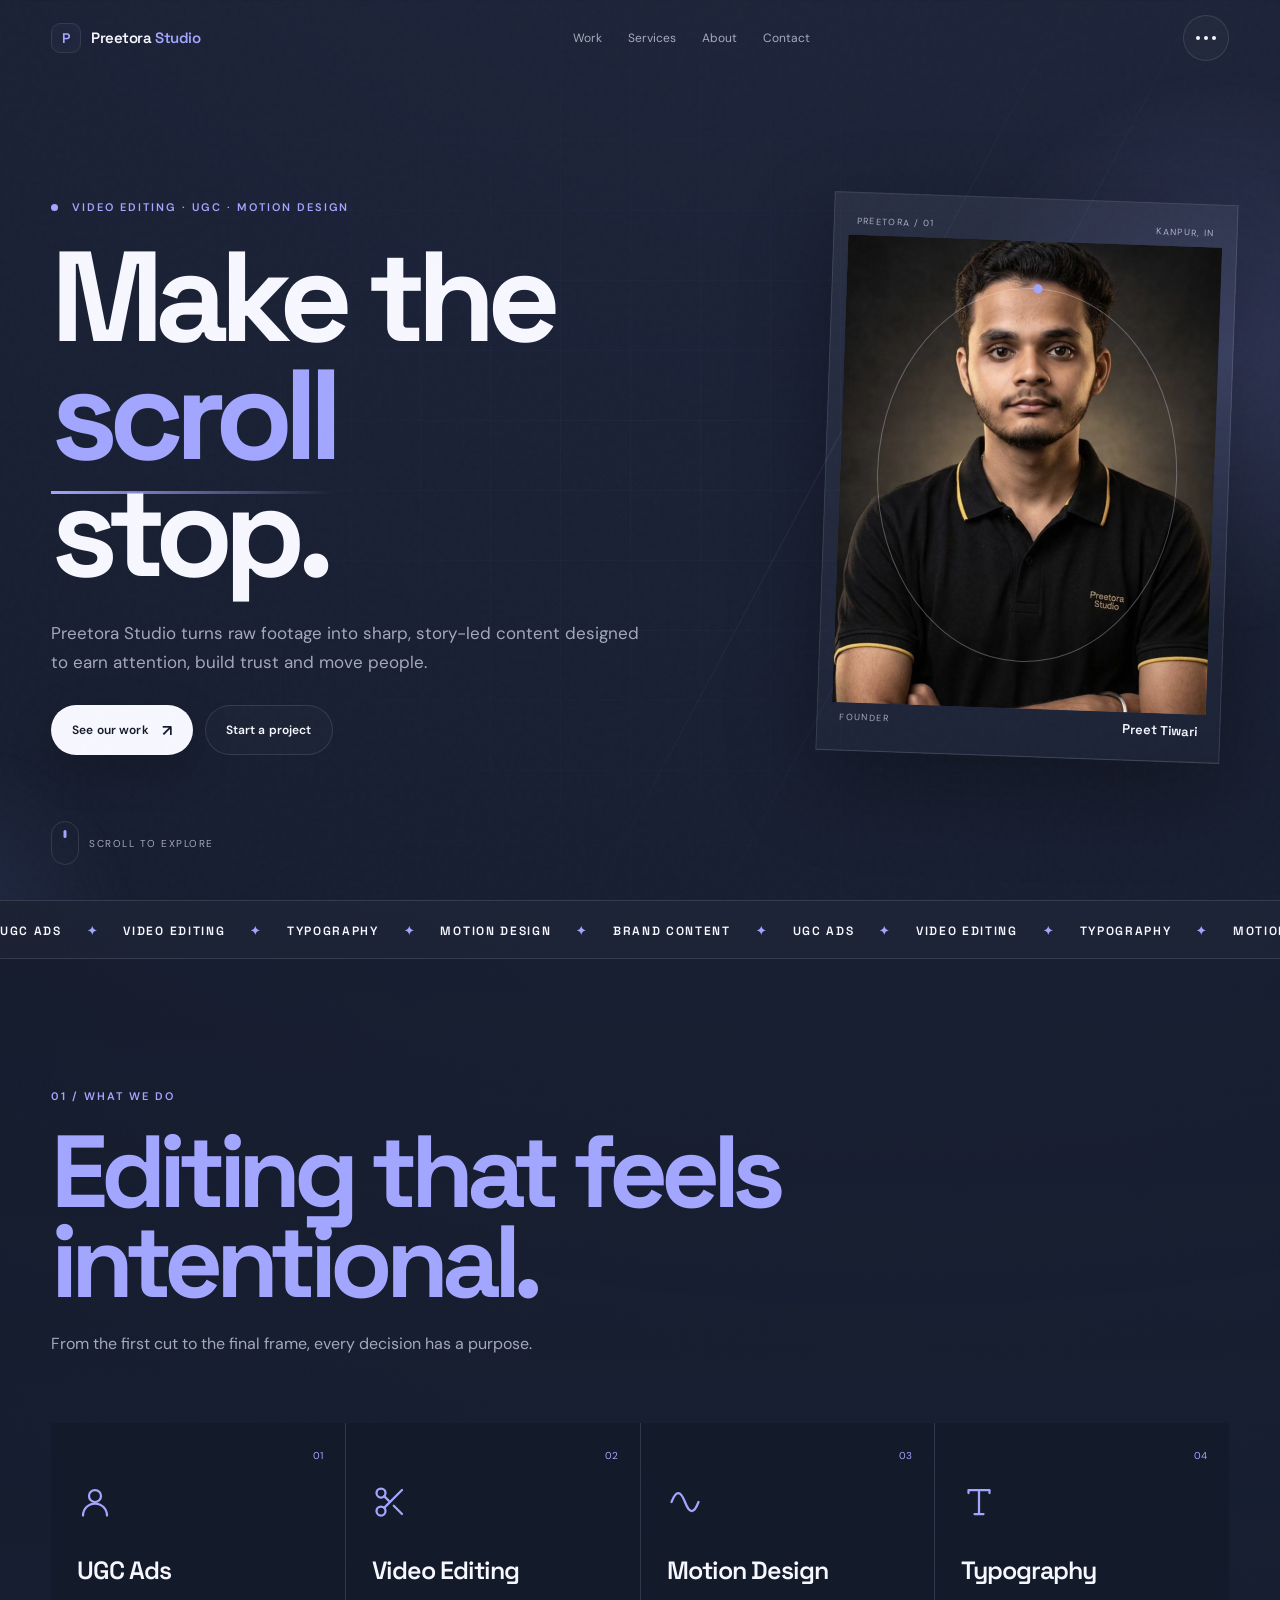
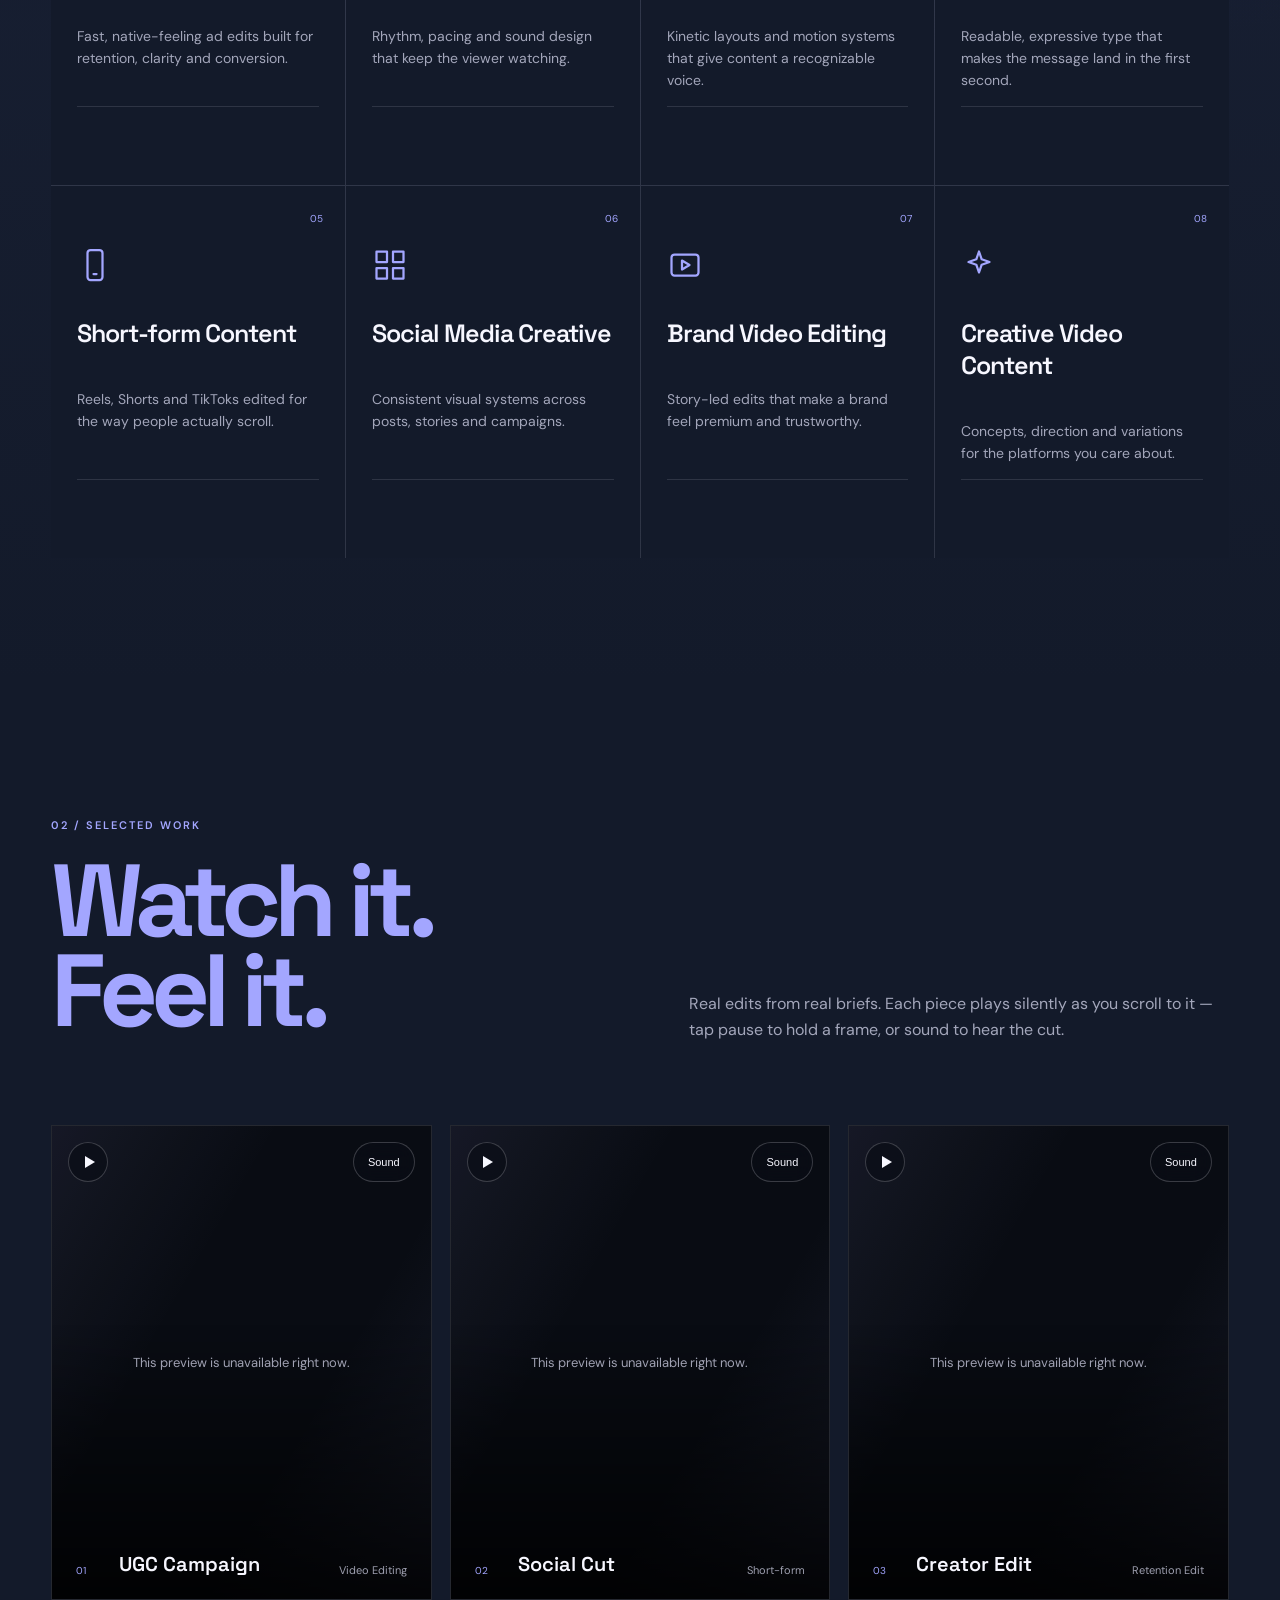
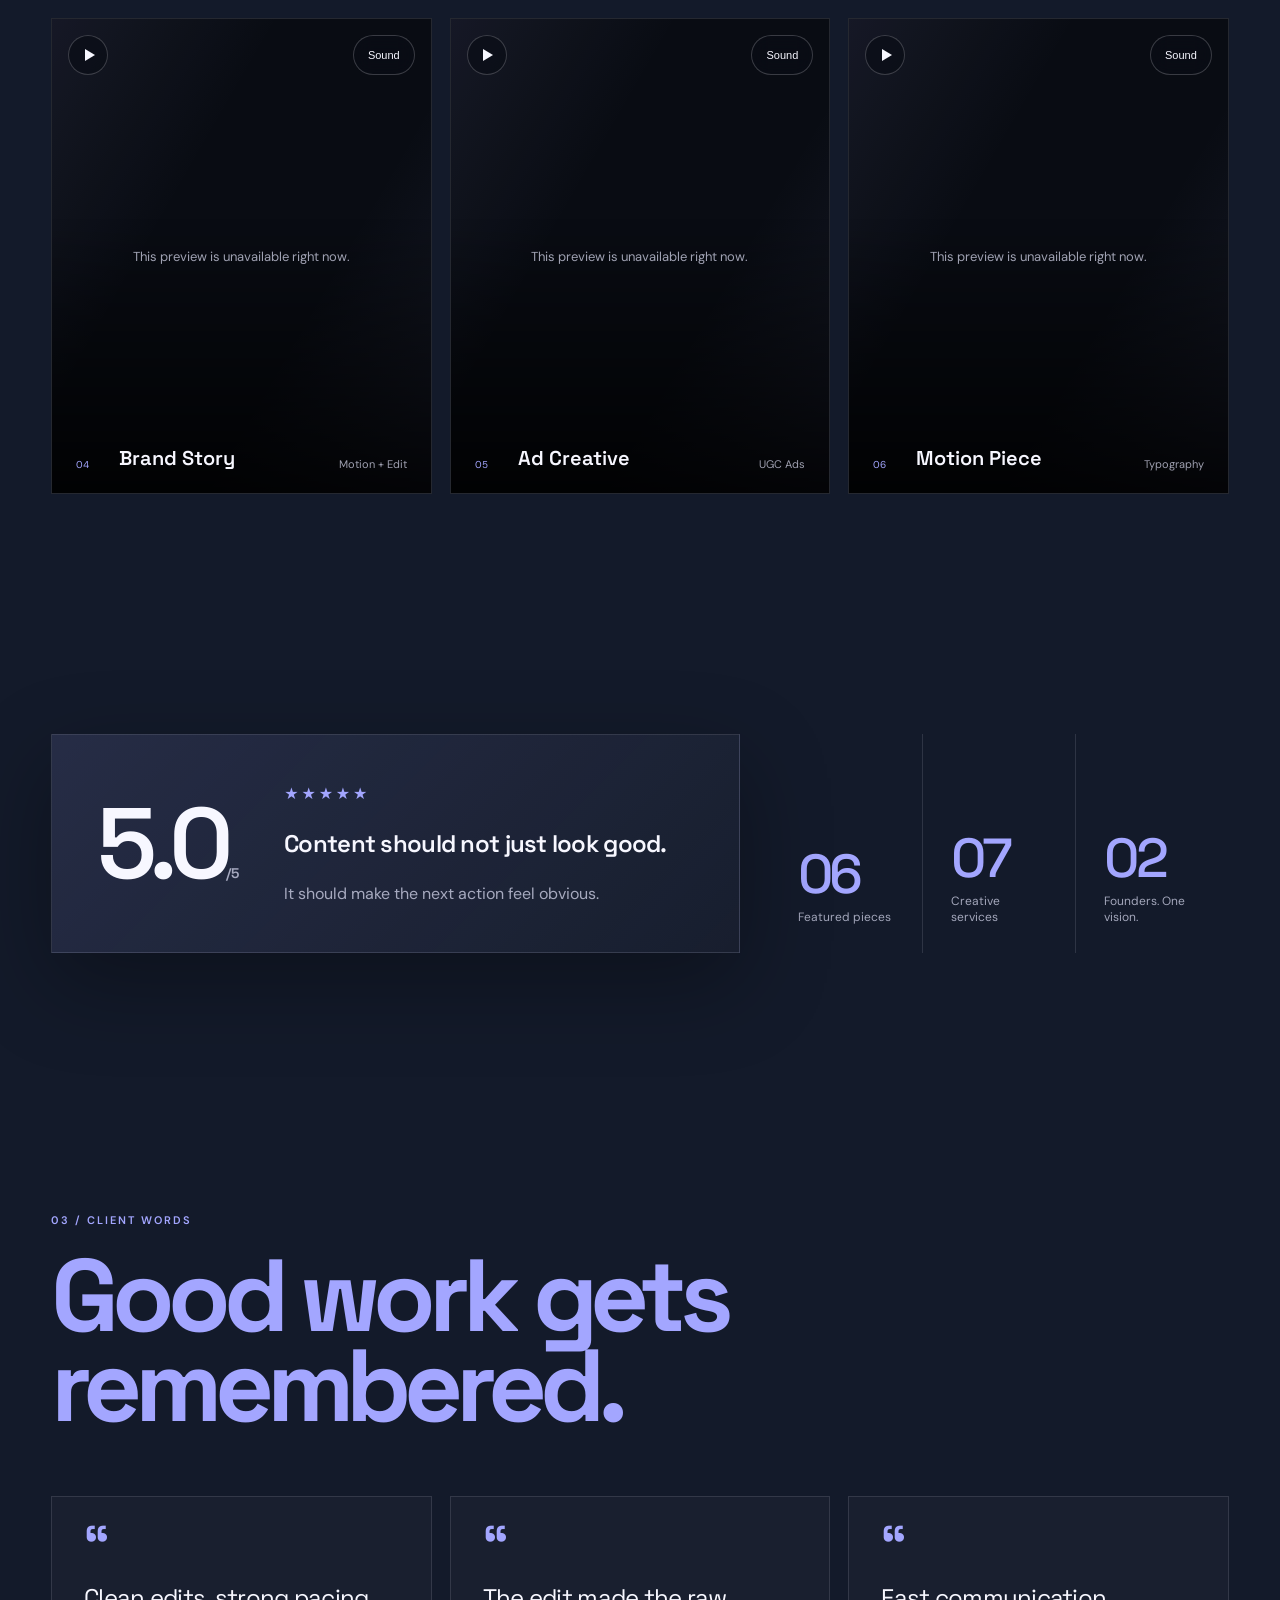
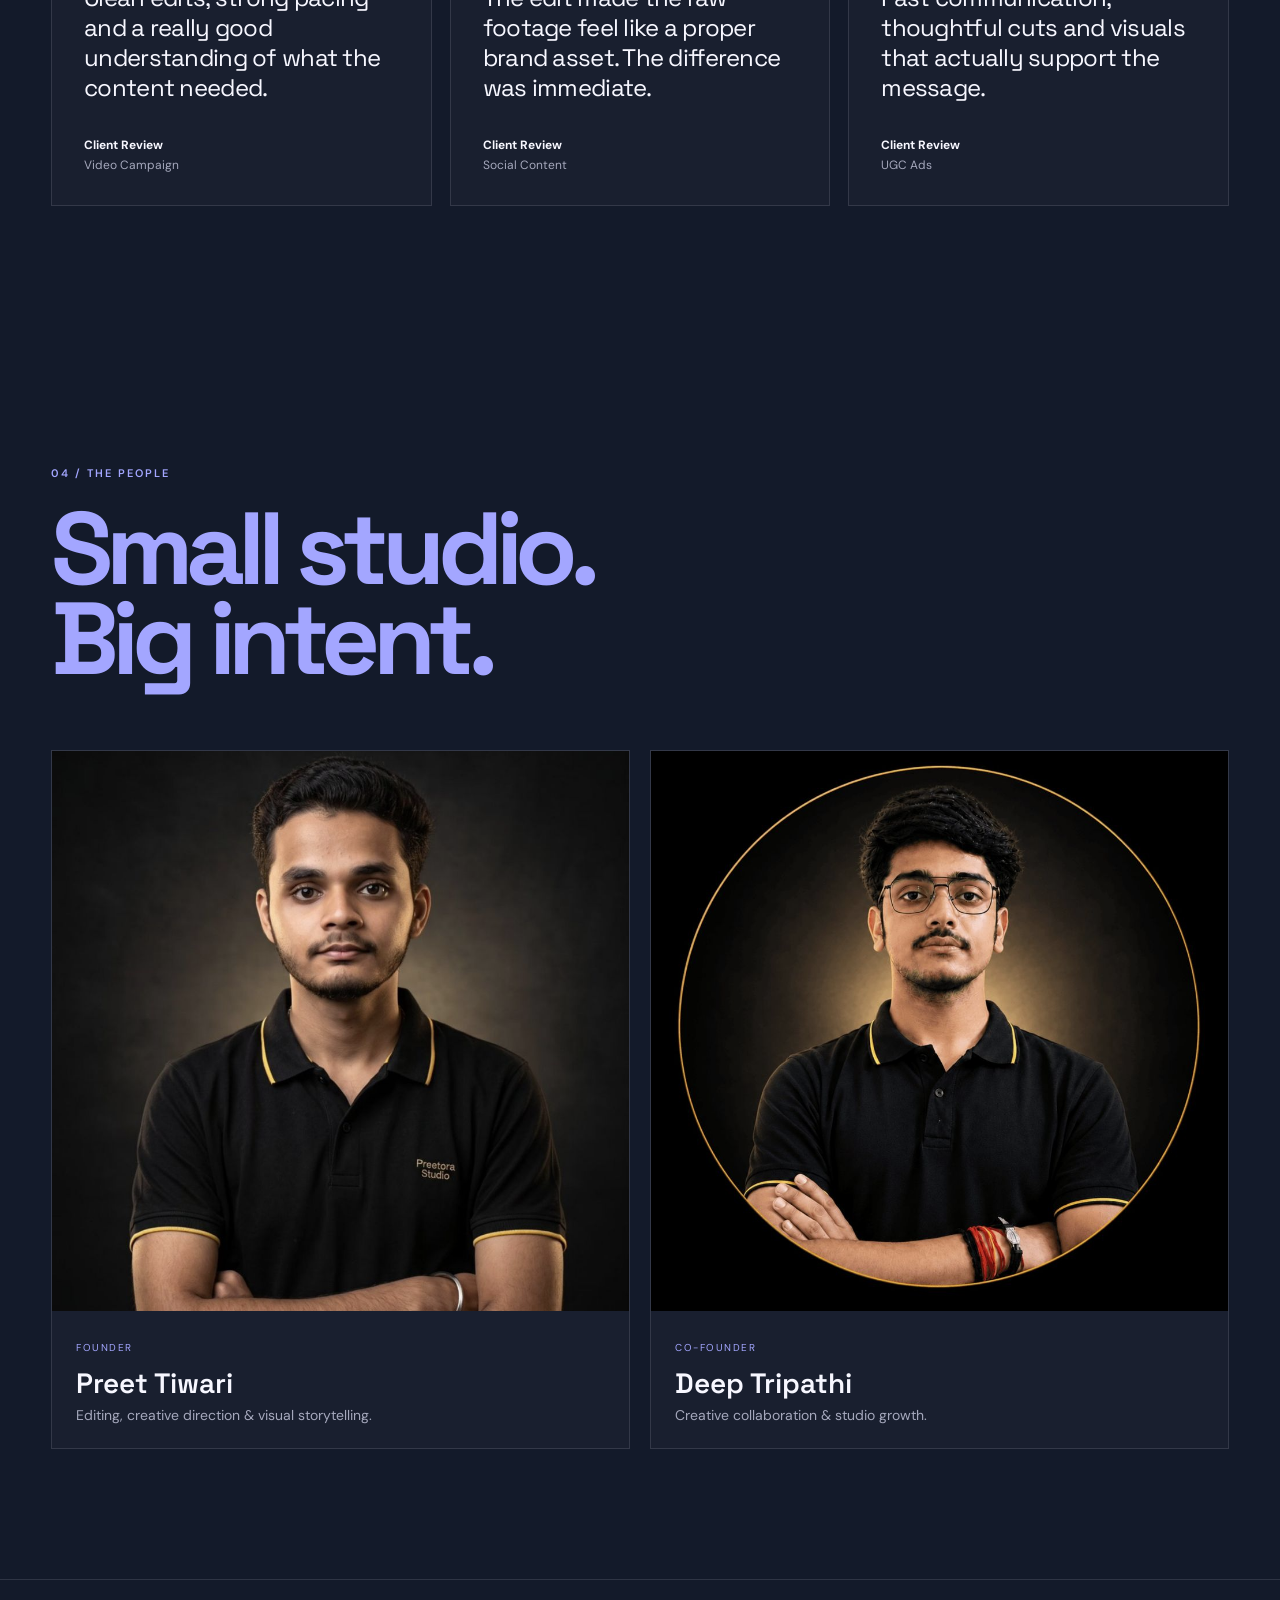
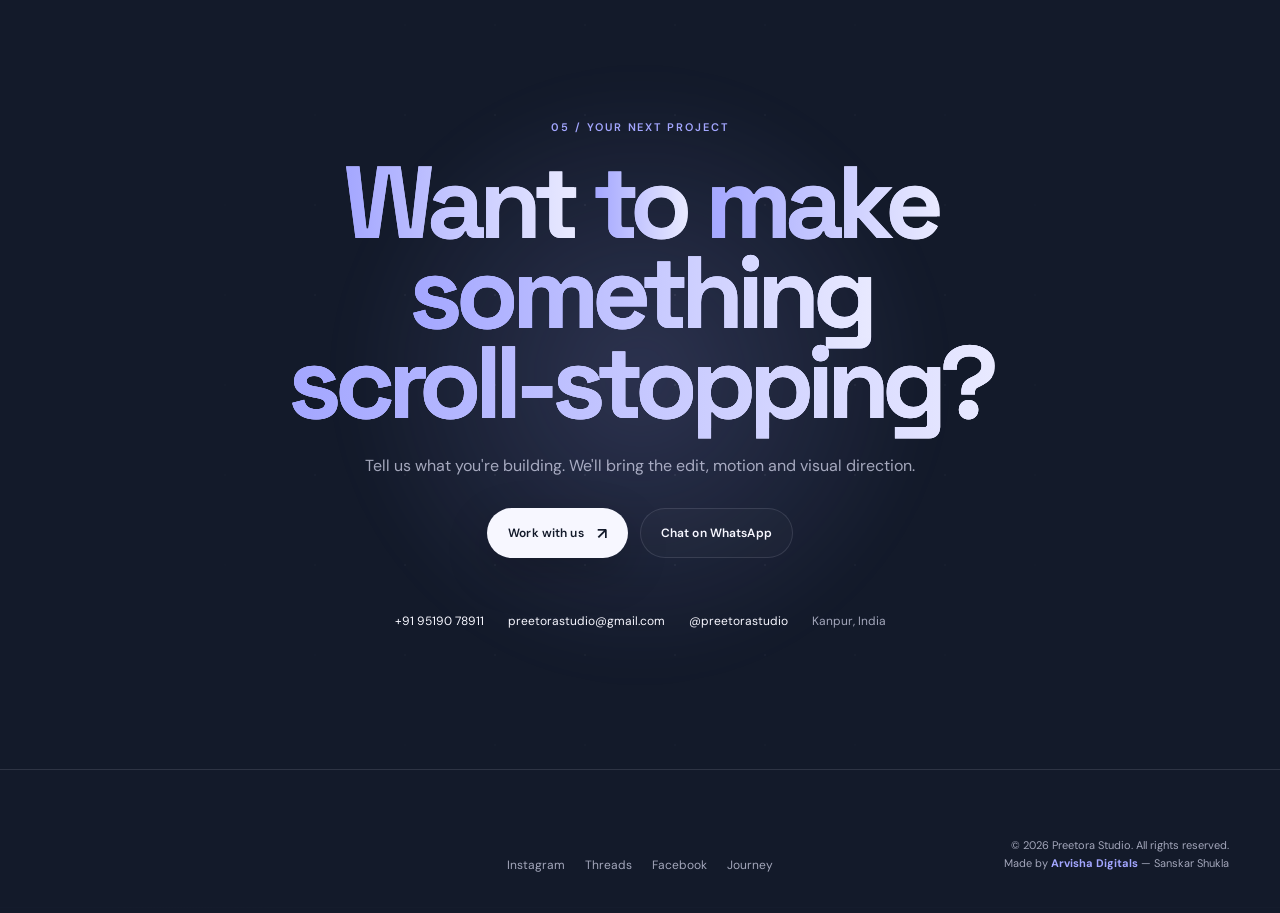
<file: index.html>
<!doctype html>
<html lang="en">
<head>
  <meta charset="utf-8">
  <meta name="viewport" content="width=device-width, initial-scale=1, viewport-fit=cover">
  <meta name="theme-color" content="#131A2A">
  <meta name="color-scheme" content="dark">
  <meta name="description" content="Preetora Studio — premium video editing, UGC ads, typography and motion design from Kanpur, India.">
  <meta name="robots" content="index,follow">
  <meta property="og:type" content="website"><meta property="og:site_name" content="Preetora Studio"><meta property="og:title" content="Preetora Studio — Video Editing, UGC Ads & Motion Design"><meta property="og:description" content="Story-led video editing, UGC ads, typography and motion design from Kanpur, India.">
  <meta name="twitter:card" content="summary_large_image">
  <script type="application/ld+json">{"@context":"https://schema.org","@type":"ProfessionalService","name":"Preetora Studio","description":"Video editing, UGC ads, motion design and typography studio.","email":"preetorastudio@gmail.com","telephone":"+919519078911","address":{"@type":"PostalAddress","addressLocality":"Kanpur","addressCountry":"IN"},"founder":{"@type":"Person","name":"Preet Tiwari"},"employee":{"@type":"Person","name":"Deep Tripathi","jobTitle":"Co-founder"},"sameAs":["https://www.instagram.com/preetorastudio/","https://www.threads.net/@preetorastudio","https://www.facebook.com/share/19TPycpEqN/"]}</script>
  <title>Preetora Studio — Video Editing & Motion Design</title>
  <link rel="preconnect" href="https://fonts.googleapis.com">
  <link rel="preconnect" href="https://fonts.gstatic.com" crossorigin>
  <link href="https://fonts.googleapis.com/css2?family=DM+Sans:wght@400;500;600;700&family=Space+Grotesk:wght@400;500;600;700&display=swap" rel="stylesheet">
  <link rel="icon" href="data:image/svg+xml,%3Csvg xmlns='http://www.w3.org/2000/svg' viewBox='0 0 64 64'%3E%3Crect width='64' height='64' rx='16' fill='%23131A2A'/%3E%3Ctext x='32' y='44' font-size='36' font-family='sans-serif' font-weight='700' text-anchor='middle' fill='%23A3A6FF'%3EP%3C/text%3E%3C/svg%3E"><script>document.documentElement.classList.add("js")</script><link rel="stylesheet" href="css/styles.css">
</head>
<body><div class="curtain go-init" aria-hidden="true"></div>
  <a class="skip-link" href="#main-content">Skip to content</a>
  <div class="noise" aria-hidden="true"></div>
  <div class="cursor-glow" aria-hidden="true"></div>
  <div class="scroll-progress" id="scrollProgress" aria-hidden="true"></div>

  <header class="site-header" id="siteHeader">
    <a class="brand" href="#top" aria-label="Preetora Studio home">
      <span class="brand-mark">P</span>
      <span>Preetora<span> Studio</span></span>
    </a>
    <nav class="desktop-nav" aria-label="Primary navigation">
      <a href="#work">Work</a><a href="#services">Services</a><a href="#about">About</a><a href="#contact">Contact</a>
    </nav>
    <button class="menu-button" id="menuButton" type="button" aria-label="Open menu" aria-controls="sideMenu" aria-expanded="false">
      <span></span><span></span><span></span>
    </button>
  </header>

  <aside class="side-menu" id="sideMenu" aria-hidden="true" aria-label="Site menu">
    <div class="side-menu-backdrop" data-menu-close></div>
    <div class="side-menu-inner" role="dialog" aria-modal="true" aria-label="Explore Preetora">
      <button class="close-menu" id="closeMenu" type="button" aria-label="Close menu">×</button>
      <p class="eyebrow"><span class="pulse-dot"></span> Explore Preetora</p>
      <a class="menu-link" href="#work">Selected Work <span>01</span></a>
      <a class="menu-link" href="#services">Services <span>02</span></a>
      <a class="menu-link" href="journey.html">Journey <span>03</span></a>
      <a class="menu-link" href="#about">Founders <span>04</span></a>
      <a class="menu-link" href="#contact">Let's Work <span>05</span></a>
      <div class="menu-footer">Kanpur · India<br>Made for brands that want to be remembered.</div>
    </div>
  </aside>

  <main id="main-content">
    <section class="hero section" id="top">
      <div class="hero-orb orb-a" aria-hidden="true"></div><div class="hero-orb orb-b" aria-hidden="true"></div>
      <div class="hero-grid" aria-hidden="true"></div><div class="hero-beam beam-a" aria-hidden="true"></div><div class="hero-beam beam-b" aria-hidden="true"></div>
      <div class="hero-copy">
        <p class="eyebrow"><span class="pulse-dot"></span> Video Editing · UGC · Motion Design</p>
        <h1 data-split>Make the <em>scroll</em><br>stop<span class="accent-dot">.</span></h1>
        <p class="hero-text">Preetora Studio turns raw footage into sharp, story-led content designed to earn attention, build trust and move people.</p>
        <div class="hero-actions"><a class="button button-primary magnetic" href="#work">See our work <span>↗</span></a><a class="button button-ghost magnetic" href="#contact">Start a project</a></div>
      </div>
      <div class="hero-card">
        <div class="hero-card-top"><span>PREETORA / 01</span><span>KANPUR, IN</span></div>
        <div class="hero-portrait-wrap"><img src="assets/founder-preet.jpg" alt="Preet Tiwari, founder of Preetora Studio" width="1000" height="1000" fetchpriority="high"><div class="portrait-ring"></div><div class="portrait-scan"></div></div>
        <div class="hero-card-bottom"><span>Founder</span><strong>Preet Tiwari</strong></div>
      </div>
      <div class="scroll-cue"><span></span> Scroll to explore</div>
    </section>

    <section class="ticker" aria-label="Studio capabilities"><div class="ticker-track"><span>UGC ADS</span><i>✦</i><span>VIDEO EDITING</span><i>✦</i><span>TYPOGRAPHY</span><i>✦</i><span>MOTION DESIGN</span><i>✦</i><span>BRAND CONTENT</span><i>✦</i><span>UGC ADS</span><i>✦</i><span>VIDEO EDITING</span><i>✦</i><span>TYPOGRAPHY</span><i>✦</i><span>MOTION DESIGN</span><i>✦</i><span>BRAND CONTENT</span><i>✦</i></div></section>

    <section class="section section-dark" id="services">
      <div class="section-head reveal"><p class="eyebrow">01 / What we do</p><h2 data-split>Editing that feels<br><span>intentional.</span></h2><p>From the first cut to the final frame, every decision has a purpose.</p></div>
      <div class="service-grid"><article class="service-card reveal"><span class="service-no">01</span><svg class="service-icon" viewBox="0 0 24 24" fill="none" stroke="currentColor" stroke-width="1.5" stroke-linecap="round" stroke-linejoin="round" aria-hidden="true"><circle cx="12" cy="8" r="4"/><path d="M4 21a8 8 0 0116 0"/></svg><h3>UGC Ads</h3><p>Fast, native-feeling ad edits built for retention, clarity and conversion.</p><div class="service-line"></div><span class="service-more">Hooks, cutdowns and A/B variants.</span></article><article class="service-card reveal"><span class="service-no">02</span><svg class="service-icon" viewBox="0 0 24 24" fill="none" stroke="currentColor" stroke-width="1.5" stroke-linecap="round" stroke-linejoin="round" aria-hidden="true"><circle cx="6" cy="6" r="3"/><circle cx="6" cy="18" r="3"/><path d="M20 4L8.1 15.9M14.5 14.5L20 20M8.1 8.1L12 12"/></svg><h3>Video Editing</h3><p>Rhythm, pacing and sound design that keep the viewer watching.</p><div class="service-line"></div><span class="service-more">Talking-head, vlog and long-form.</span></article><article class="service-card reveal"><span class="service-no">03</span><svg class="service-icon" viewBox="0 0 24 24" fill="none" stroke="currentColor" stroke-width="1.5" stroke-linecap="round" stroke-linejoin="round" aria-hidden="true"><path d="M3 12c3-8 6-8 9 0s6 8 9 0"/></svg><h3>Motion Design</h3><p>Kinetic layouts and motion systems that give content a recognizable voice.</p><div class="service-line"></div><span class="service-more">Titles, transitions, animated graphics.</span></article><article class="service-card reveal"><span class="service-no">04</span><svg class="service-icon" viewBox="0 0 24 24" fill="none" stroke="currentColor" stroke-width="1.5" stroke-linecap="round" stroke-linejoin="round" aria-hidden="true"><path d="M5 6V4h14v2M12 4v16M9 20h6"/></svg><h3>Typography</h3><p>Readable, expressive type that makes the message land in the first second.</p><div class="service-line"></div><span class="service-more">Captions, kinetic type, lower thirds.</span></article><article class="service-card reveal"><span class="service-no">05</span><svg class="service-icon" viewBox="0 0 24 24" fill="none" stroke="currentColor" stroke-width="1.5" stroke-linecap="round" stroke-linejoin="round" aria-hidden="true"><rect x="7" y="2" width="10" height="20" rx="2"/><path d="M11 18h2"/></svg><h3>Short-form Content</h3><p>Reels, Shorts and TikToks edited for the way people actually scroll.</p><div class="service-line"></div><span class="service-more">Vertical-first, platform-native.</span></article><article class="service-card reveal"><span class="service-no">06</span><svg class="service-icon" viewBox="0 0 24 24" fill="none" stroke="currentColor" stroke-width="1.5" stroke-linecap="round" stroke-linejoin="round" aria-hidden="true"><rect x="3" y="3" width="7" height="7"/><rect x="14" y="3" width="7" height="7"/><rect x="3" y="14" width="7" height="7"/><rect x="14" y="14" width="7" height="7"/></svg><h3>Social Media Creative</h3><p>Consistent visual systems across posts, stories and campaigns.</p><div class="service-line"></div><span class="service-more">Templates and repeatable workflows.</span></article><article class="service-card reveal"><span class="service-no">07</span><svg class="service-icon" viewBox="0 0 24 24" fill="none" stroke="currentColor" stroke-width="1.5" stroke-linecap="round" stroke-linejoin="round" aria-hidden="true"><rect x="3" y="5" width="18" height="14" rx="2"/><path d="M10 9l5 3-5 3z"/></svg><h3>Brand Video Editing</h3><p>Story-led edits that make a brand feel premium and trustworthy.</p><div class="service-line"></div><span class="service-more">Launches, promos and brand films.</span></article><article class="service-card reveal"><span class="service-no">08</span><svg class="service-icon" viewBox="0 0 24 24" fill="none" stroke="currentColor" stroke-width="1.5" stroke-linecap="round" stroke-linejoin="round" aria-hidden="true"><path d="M12 3l1.8 5.2L19 10l-5.2 1.8L12 17l-1.8-5.2L5 10l5.2-1.8z"/></svg><h3>Creative Video Content</h3><p>Concepts, direction and variations for the platforms you care about.</p><div class="service-line"></div><span class="service-more">Ideas to final export.</span></article></div>
    </section>

    <section class="section work-section" id="work">
      <div class="section-head split-head reveal"><div><p class="eyebrow">02 / Selected work</p><h2 data-split>Watch it.<br><span>Feel it.</span></h2></div><p>Real edits from real briefs. Each piece plays silently as you scroll to it — tap pause to hold a frame, or sound to hear the cut.</p></div>
      <div class="work-grid">
        <article class="project project-large reveal"><div class="video-frame"><video class="portfolio-video" aria-hidden="true" tabindex="-1" muted playsinline loop preload="none" data-src="https://res.cloudinary.com/mwmsgdyn/video/upload/c_limit,w_960,q_auto,f_auto/v1791131341/ro2IRUFXlqygDdzAartWqQyBQ4.mp4" data-poster="https://res.cloudinary.com/mwmsgdyn/video/upload/so_0,w_720,q_auto,f_auto/v1791131341/ro2IRUFXlqygDdzAartWqQyBQ4.jpg"></video><div class="video-loader" aria-hidden="true"></div><button class="sound-toggle" type="button" aria-label="Unmute video" aria-pressed="false">Sound</button><div class="video-label"><span>01</span><strong>UGC Campaign</strong><small>Video Editing</small></div></div></article>
        <article class="project reveal"><div class="video-frame"><video class="portfolio-video" aria-hidden="true" tabindex="-1" muted playsinline loop preload="none" data-src="https://res.cloudinary.com/mwmsgdyn/video/upload/c_limit,w_960,q_auto,f_auto/v1791131474/KOEIkZ23mur6zdaBbcrVjQjt20.mp4" data-poster="https://res.cloudinary.com/mwmsgdyn/video/upload/so_0,w_720,q_auto,f_auto/v1791131474/KOEIkZ23mur6zdaBbcrVjQjt20.jpg"></video><div class="video-loader" aria-hidden="true"></div><button class="sound-toggle" type="button" aria-label="Unmute video" aria-pressed="false">Sound</button><div class="video-label"><span>02</span><strong>Social Cut</strong><small>Short-form</small></div></div></article>
        <article class="project reveal"><div class="video-frame"><video class="portfolio-video" aria-hidden="true" tabindex="-1" muted playsinline loop preload="none" data-src="https://res.cloudinary.com/mwmsgdyn/video/upload/c_limit,w_960,q_auto,f_auto/v1791131474/n7XUSJpKj9TOCXbTjC1H6Nbck8.mp4" data-poster="https://res.cloudinary.com/mwmsgdyn/video/upload/so_0,w_720,q_auto,f_auto/v1791131474/n7XUSJpKj9TOCXbTjC1H6Nbck8.jpg"></video><div class="video-loader" aria-hidden="true"></div><button class="sound-toggle" type="button" aria-label="Unmute video" aria-pressed="false">Sound</button><div class="video-label"><span>03</span><strong>Creator Edit</strong><small>Retention Edit</small></div></div></article>
        <article class="project project-wide reveal"><div class="video-frame"><video class="portfolio-video" aria-hidden="true" tabindex="-1" muted playsinline loop preload="none" data-src="https://res.cloudinary.com/mwmsgdyn/video/upload/c_limit,w_960,q_auto,f_auto/v1791131501/jOlHchcSezxVuG2DGrAb9Kr6w.mp4" data-poster="https://res.cloudinary.com/mwmsgdyn/video/upload/so_0,w_720,q_auto,f_auto/v1791131501/jOlHchcSezxVuG2DGrAb9Kr6w.jpg"></video><div class="video-loader" aria-hidden="true"></div><button class="sound-toggle" type="button" aria-label="Unmute video" aria-pressed="false">Sound</button><div class="video-label"><span>04</span><strong>Brand Story</strong><small>Motion + Edit</small></div></div></article>
        <article class="project reveal"><div class="video-frame"><video class="portfolio-video" aria-hidden="true" tabindex="-1" muted playsinline loop preload="none" data-src="https://res.cloudinary.com/mwmsgdyn/video/upload/c_limit,w_960,q_auto,f_auto/v1791131762/gMXI40XstN2jhfeTcbENlRtN8M.mp4" data-poster="https://res.cloudinary.com/mwmsgdyn/video/upload/so_0,w_720,q_auto,f_auto/v1791131762/gMXI40XstN2jhfeTcbENlRtN8M.jpg"></video><div class="video-loader" aria-hidden="true"></div><button class="sound-toggle" type="button" aria-label="Unmute video" aria-pressed="false">Sound</button><div class="video-label"><span>05</span><strong>Ad Creative</strong><small>UGC Ads</small></div></div></article>
        <article class="project reveal"><div class="video-frame"><video class="portfolio-video" aria-hidden="true" tabindex="-1" muted playsinline loop preload="none" data-src="https://res.cloudinary.com/mwmsgdyn/video/upload/c_limit,w_960,q_auto,f_auto/v1791131790/ZoGN56DqnXMJqGVd2b5JkOejc2M.mp4" data-poster="https://res.cloudinary.com/mwmsgdyn/video/upload/so_0,w_720,q_auto,f_auto/v1791131790/ZoGN56DqnXMJqGVd2b5JkOejc2M.jpg"></video><div class="video-loader" aria-hidden="true"></div><button class="sound-toggle" type="button" aria-label="Unmute video" aria-pressed="false">Sound</button><div class="video-label"><span>06</span><strong>Motion Piece</strong><small>Typography</small></div></div></article>
      </div>
    </section>

    <!-- TODO(owner): the 5.0 rating and the three reviews below are placeholder copy. Replace with real, attributable client feedback before launch. -->
    <section class="section rating-section"><div class="rating-card reveal"><div class="rating-score">5.0<span>/5</span></div><div><div class="stars" aria-label="5 out of 5 stars">★★★★★</div><h3>Content should not just look good.</h3><p>It should make the next action feel obvious.</p></div></div><div class="metrics"><div class="metric reveal"><strong data-count="6">06</strong><span>Featured pieces</span></div><div class="metric reveal"><strong data-count="8">08</strong><span>Creative services</span></div><div class="metric reveal"><strong data-count="2">02</strong><span>Founders. One vision.</span></div></div></section>

    <section class="section reviews-section"><div class="section-head reveal"><p class="eyebrow">03 / Client words</p><h2 data-split>Good work gets<br><span>remembered.</span></h2></div><div class="review-grid"><blockquote class="review reveal"><div class="quote-mark">“</div><p>Clean edits, strong pacing and a really good understanding of what the content needed.</p><footer><strong>Client Review</strong><span>Video Campaign</span></footer></blockquote><blockquote class="review reveal"><div class="quote-mark">“</div><p>The edit made the raw footage feel like a proper brand asset. The difference was immediate.</p><footer><strong>Client Review</strong><span>Social Content</span></footer></blockquote><blockquote class="review reveal"><div class="quote-mark">“</div><p>Fast communication, thoughtful cuts and visuals that actually support the message.</p><footer><strong>Client Review</strong><span>UGC Ads</span></footer></blockquote></div></section>

    <section class="section about-section" id="about"><div class="section-head reveal"><p class="eyebrow">04 / The people</p><h2 data-split>Small studio.<br><span>Big intent.</span></h2></div><div class="founder-grid"><article class="founder-card reveal"><div class="founder-image"><img src="assets/founder-preet.jpg" alt="Preet Tiwari, founder of Preetora Studio" loading="lazy" width="1000" height="1000"></div><div class="founder-info"><span>Founder</span><h3>Preet Tiwari</h3><p>Editing, creative direction & visual storytelling.</p></div></article><article class="founder-card reveal"><div class="founder-image founder-circle"><img src="assets/cofounder-deep.jpg" alt="Deep Tripathi, co-founder of Preetora Studio" loading="lazy" width="1000" height="1000"></div><div class="founder-info"><span>Co-founder</span><h3>Deep Tripathi</h3><p>Creative collaboration & studio growth.</p></div></article></div></section>

    <section class="cta-section" id="contact"><div class="cta-glow" aria-hidden="true"></div><div class="cta-particles" aria-hidden="true"></div><div class="cta-inner reveal"><p class="eyebrow">05 / Your next project</p><h2 data-split>Want to make<br><span>something scroll-stopping?</span></h2><p>Tell us what you're building. We'll bring the edit, motion and visual direction.</p><div class="cta-actions"><a class="button button-primary magnetic" href="mailto:preetorastudio@gmail.com?subject=Project%20Inquiry%20%E2%80%94%20Preetora%20Studio">Work with us <span>↗</span></a><a class="button button-ghost magnetic" href="https://wa.me/919519078911?text=Hi%20Preetora%20Studio%2C%20I%27d%20like%20to%20discuss%20a%20project." target="_blank" rel="noopener noreferrer">Chat on WhatsApp</a></div><div class="contact-row"><a href="tel:+919519078911">+91 95190 78911</a><a href="mailto:preetorastudio@gmail.com">preetorastudio@gmail.com</a><a href="https://www.instagram.com/preetorastudio/" target="_blank" rel="noopener noreferrer">@preetorastudio</a><span>Kanpur, India</span></div></div></section>
  </main>

  <footer class="site-footer"><div class="footer-brand reveal">PREETORA<br><span>STUDIO</span></div><div class="footer-links"><a href="https://www.instagram.com/preetorastudio/" target="_blank" rel="noopener noreferrer">Instagram</a><a href="https://www.threads.net/@preetorastudio" target="_blank" rel="noopener noreferrer">Threads</a><a href="https://www.facebook.com/share/19TPycpEqN/" target="_blank" rel="noopener noreferrer">Facebook</a><a href="journey.html">Journey</a></div><div class="copyright">© 2026 Preetora Studio. All rights reserved.<br><span>Made by <strong>Arvisha Digitals</strong> — Sanskar Shukla</span></div></footer>
  <script src="js/main.js" defer></script>
</body>
</html>
</file>
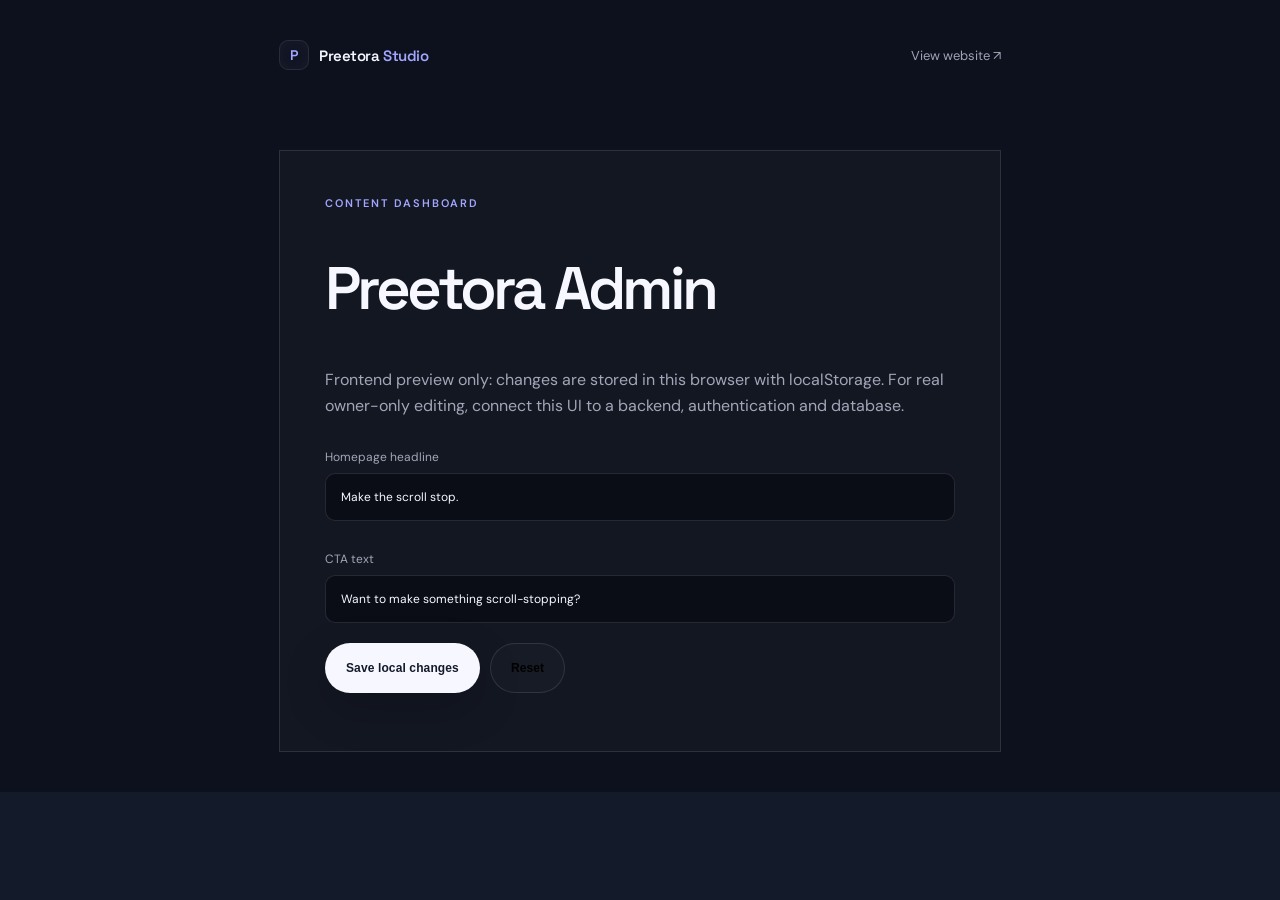
<file: admin.html>
<!doctype html>
<html lang="en"><head><meta charset="utf-8"><meta name="viewport" content="width=device-width,initial-scale=1"><meta name="robots" content="noindex,nofollow"><meta name="theme-color" content="#131A2A"><title>Preetora Studio — Content Admin</title><link rel="preconnect" href="https://fonts.googleapis.com"><link rel="preconnect" href="https://fonts.gstatic.com" crossorigin><link href="https://fonts.googleapis.com/css2?family=DM+Sans:wght@400;500;600;700&family=Space+Grotesk:wght@400;500;600;700&display=swap" rel="stylesheet"><link rel="icon" href="data:image/svg+xml,%3Csvg xmlns='http://www.w3.org/2000/svg' viewBox='0 0 64 64'%3E%3Crect width='64' height='64' rx='16' fill='%23131A2A'/%3E%3Ctext x='32' y='44' font-size='36' font-family='sans-serif' font-weight='700' text-anchor='middle' fill='%23A3A6FF'%3EP%3C/text%3E%3C/svg%3E"><script>document.documentElement.classList.add("js")</script><link rel="stylesheet" href="css/styles.css"></head>
<body class="admin-page"><div class="curtain go-init" aria-hidden="true"></div><main class="admin-shell"><div class="admin-top"><a class="brand" href="index.html"><span class="brand-mark">P</span><span>Preetora<span> Studio</span></span></a><a href="index.html">View website ↗</a></div><div class="admin-card"><p class="eyebrow">Content dashboard</p><h1>Preetora Admin</h1><p class="admin-note">Frontend preview only: changes are stored in this browser with localStorage. For real owner-only editing, connect this UI to a backend, authentication and database.</p><label for="headlineInput">Homepage headline<input id="headlineInput" value="Make the scroll stop." maxlength="80"></label><label for="ctaInput">CTA text<input id="ctaInput" value="Want to make something scroll-stopping?" maxlength="120"></label><button class="button button-primary" id="saveAdmin" type="button">Save local changes</button><button class="button button-ghost" id="resetAdmin" type="button">Reset</button><p id="adminStatus" role="status" aria-live="polite"></p></div></main><script src="js/admin.js" defer></script></body></html>
</file>
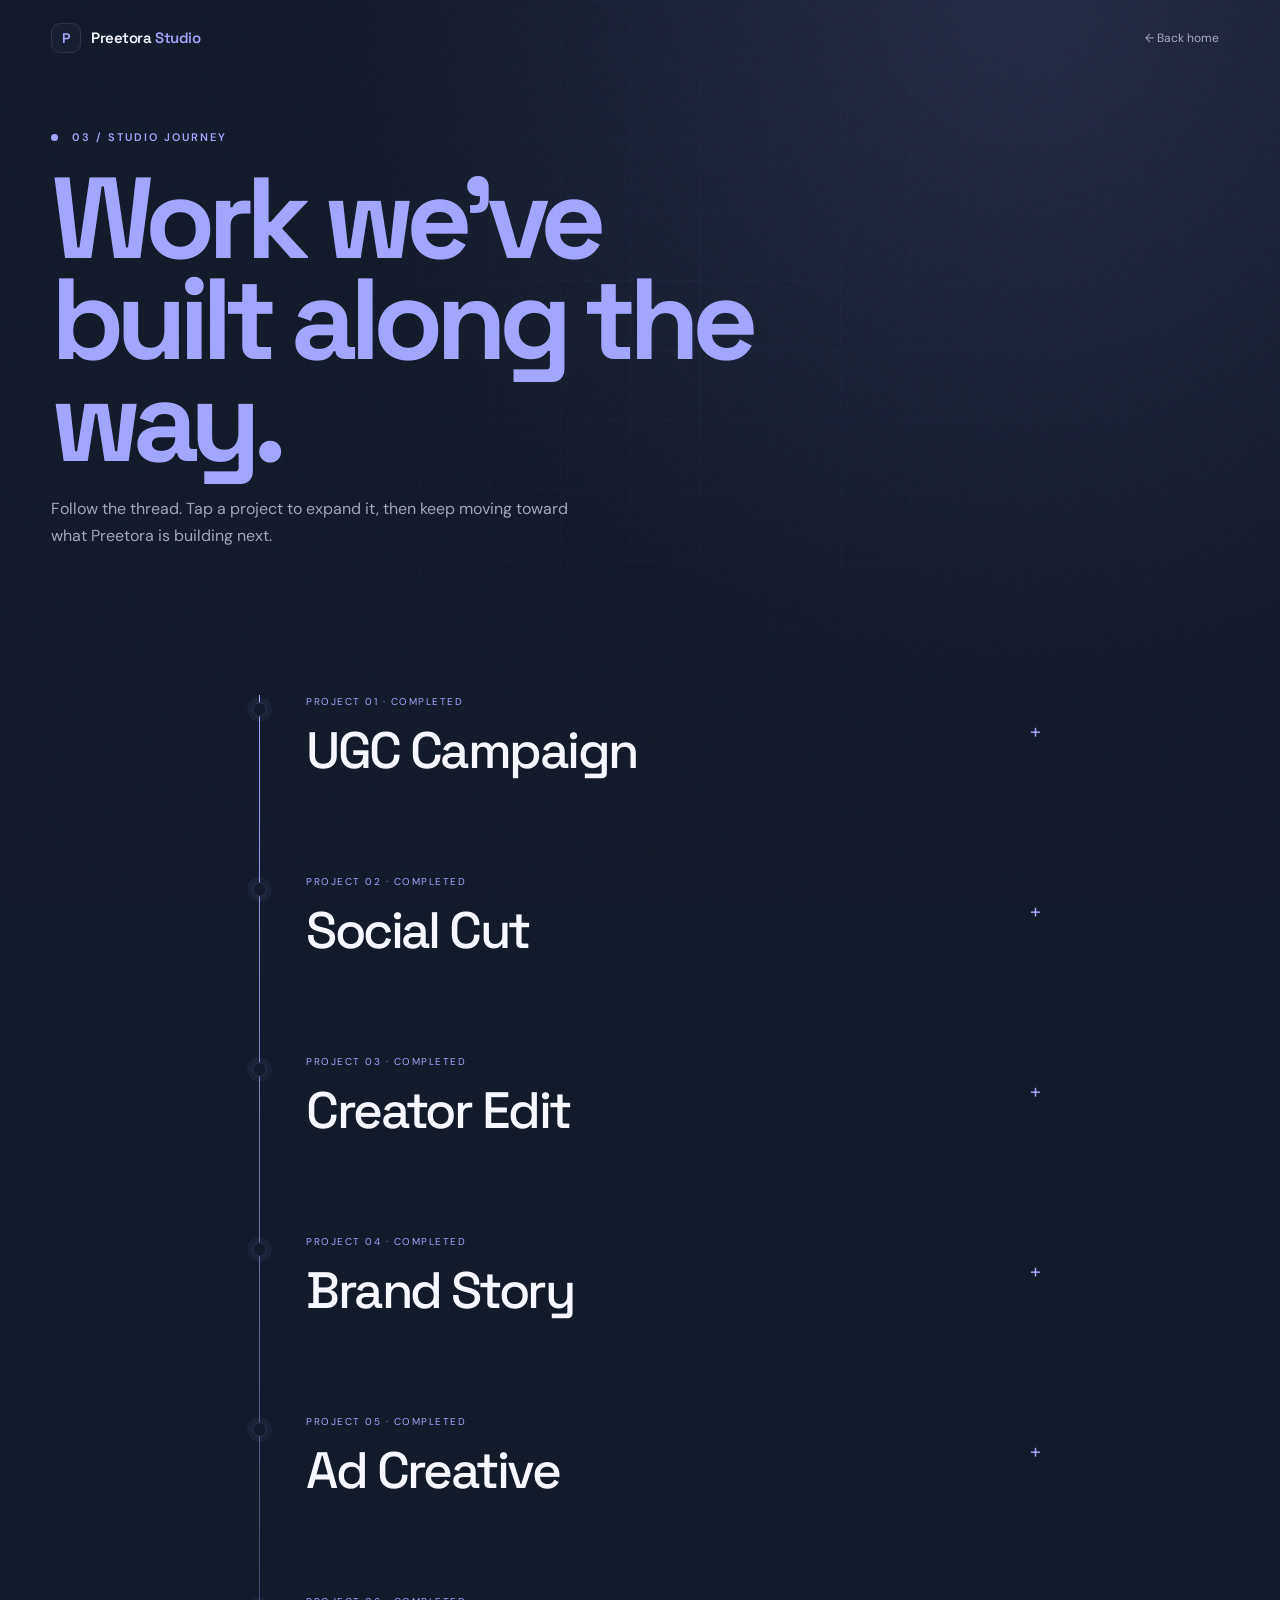
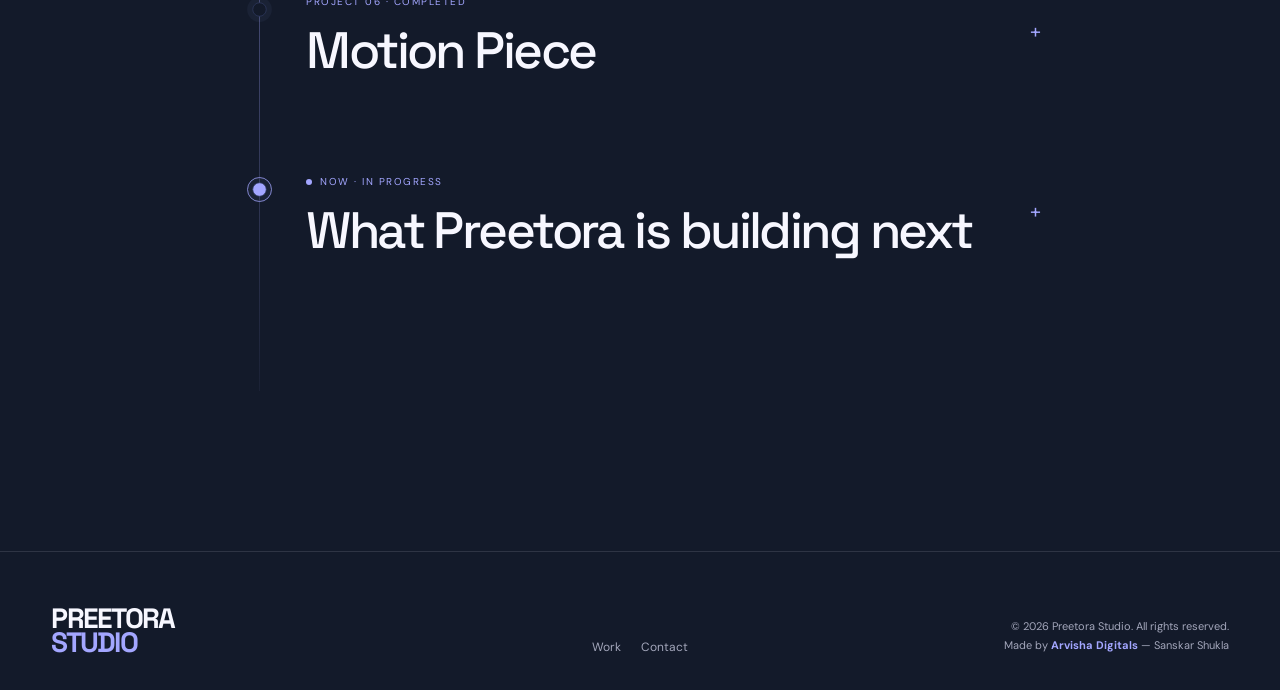
<file: journey.html>
<!doctype html>
<html lang="en">
<head>
  <meta charset="utf-8"><meta name="viewport" content="width=device-width, initial-scale=1, viewport-fit=cover"><meta name="theme-color" content="#131A2A"><meta name="description" content="The Preetora Studio project journey and current creative direction.">
  <title>Journey — Preetora Studio</title>
  <link rel="preconnect" href="https://fonts.googleapis.com"><link rel="preconnect" href="https://fonts.gstatic.com" crossorigin>
  <link href="https://fonts.googleapis.com/css2?family=DM+Sans:wght@400;500;600;700&family=Space+Grotesk:wght@400;500;600;700&display=swap" rel="stylesheet"><link rel="icon" href="data:image/svg+xml,%3Csvg xmlns='http://www.w3.org/2000/svg' viewBox='0 0 64 64'%3E%3Crect width='64' height='64' rx='16' fill='%23131A2A'/%3E%3Ctext x='32' y='44' font-size='36' font-family='sans-serif' font-weight='700' text-anchor='middle' fill='%23A3A6FF'%3EP%3C/text%3E%3C/svg%3E"><script>document.documentElement.classList.add("js")</script><link rel="stylesheet" href="css/styles.css">
</head>
<body class="journey-page"><div class="curtain go-init" aria-hidden="true"></div>
  <a class="skip-link" href="#journey">Skip to journey</a><div class="noise" aria-hidden="true"></div><div class="scroll-progress" id="scrollProgress" aria-hidden="true"></div>
  <header class="site-header" id="siteHeader"><a class="brand" href="index.html"><span class="brand-mark">P</span><span>Preetora<span> Studio</span></span></a><a class="back-link" href="index.html">← Back home</a></header>
  <main>
    <section class="journey-hero section"><div class="hero-grid" aria-hidden="true"></div><div class="section-head reveal"><p class="eyebrow"><span class="pulse-dot"></span> 03 / Studio journey</p><h1 data-split>Work we've<br><span>built along the way.</span></h1><p>Follow the thread. Tap a project to expand it, then keep moving toward what Preetora is building next.</p></div></section>
    <section class="journey-section" id="journey"><div class="timeline" id="timeline"></div></section>
  </main>
  <footer class="site-footer"><div class="footer-brand">PREETORA<br><span>STUDIO</span></div><div class="footer-links"><a href="index.html#work">Work</a><a href="index.html#contact">Contact</a></div><div class="copyright">© 2026 Preetora Studio. All rights reserved.<br><span>Made by <strong>Arvisha Digitals</strong> — Sanskar Shukla</span></div></footer>
  <script src="js/journey.js" defer></script>
  <script src="js/main.js" defer></script>
</body>
</html>
</file>
<file: css/styles.css>
:root{--navy:#131A2A;--navy2:#0c1120;--slate:#2F3A5F;--lav:#A3A6FF;--pale:#E8E9FF;--white:#F7F7FF;--muted:rgba(232,233,255,.68);--line:rgba(232,233,255,.12);--shadow:0 30px 90px rgba(0,0,0,.32);--ease:cubic-bezier(.2,.7,.2,1)}
*{box-sizing:border-box}html{scroll-behavior:smooth;background:var(--navy);scroll-padding-top:90px}body{margin:0;background:radial-gradient(circle at 70% -10%,rgba(163,166,255,.11),transparent 30%),var(--navy);color:var(--white);font-family:"DM Sans",system-ui,sans-serif;overflow-x:hidden}body.menu-open{overflow:hidden}::selection{background:var(--lav);color:var(--navy)}a{color:inherit}.skip-link{position:fixed;left:16px;top:-60px;z-index:1000;background:var(--white);color:var(--navy);padding:10px 14px;border-radius:8px;transition:top .2s}.skip-link:focus{top:16px}.noise{position:fixed;inset:0;z-index:50;pointer-events:none;opacity:.035;background-image:url("data:image/svg+xml,%3Csvg viewBox='0 0 180 180' xmlns='http://www.w3.org/2000/svg'%3E%3Cfilter id='n'%3E%3CfeTurbulence type='fractalNoise' baseFrequency='.9' numOctaves='3' stitchTiles='stitch'/%3E%3C/filter%3E%3Crect width='100%25' height='100%25' filter='url(%23n)' opacity='.55'/%3E%3C/svg%3E")}.cursor-glow{position:fixed;left:0;top:0;width:320px;height:320px;z-index:0;pointer-events:none;border-radius:50%;background:radial-gradient(circle,rgba(163,166,255,.13),transparent 68%);transform:translate(-50%,-50%);opacity:0;will-change:transform}.scroll-progress{position:fixed;z-index:100;left:0;top:0;width:100%;height:2px;background:linear-gradient(90deg,var(--lav),var(--pale));transform:scaleX(0);transform-origin:left;box-shadow:0 0 20px rgba(163,166,255,.45)}
.site-header{position:fixed;z-index:80;top:0;left:0;right:0;height:76px;padding:0 4vw;display:flex;align-items:center;justify-content:space-between;border-bottom:1px solid transparent;transition:background .35s,border-color .35s,backdrop-filter .35s}.site-header.scrolled{background:rgba(19,26,42,.72);backdrop-filter:blur(18px);border-color:var(--line)}.brand{display:flex;align-items:center;gap:10px;text-decoration:none;font:600 15px "Space Grotesk",sans-serif;letter-spacing:-.03em}.brand>span:last-child>span{color:var(--lav)}.brand-mark{width:30px;height:30px;display:grid;place-items:center;border:1px solid var(--line);border-radius:9px;color:var(--lav);font:600 14px "Space Grotesk";box-shadow:inset 0 0 20px rgba(163,166,255,.08)}.desktop-nav{display:flex;gap:26px}.desktop-nav a{font-size:12px;color:var(--muted);text-decoration:none;position:relative}.desktop-nav a:after{content:"";position:absolute;left:0;bottom:-8px;width:100%;height:1px;background:var(--lav);transform:scaleX(0);transform-origin:right;transition:transform .35s var(--ease)}.desktop-nav a:hover{color:var(--white)}.desktop-nav a:hover:after{transform:scaleX(1);transform-origin:left}.menu-button{width:46px;height:46px;border:1px solid var(--line);border-radius:50%;background:rgba(247,247,255,.025);display:grid;place-content:center;gap:4px;cursor:pointer}.menu-button span{width:15px;height:1px;background:var(--white);display:block;transition:transform .3s}.menu-button:hover{border-color:rgba(163,166,255,.55);box-shadow:0 0 30px rgba(163,166,255,.1)}
.side-menu{position:fixed;inset:0;z-index:90;visibility:hidden;pointer-events:none}.side-menu.open{visibility:visible;pointer-events:auto}.side-menu-backdrop{position:absolute;inset:0;background:rgba(5,8,15,.7);opacity:0;transition:opacity .45s;backdrop-filter:blur(5px)}.side-menu.open .side-menu-backdrop{opacity:1}.side-menu-inner{position:absolute;right:0;top:0;height:100%;width:min(560px,100%);padding:120px 7vw 50px;background:linear-gradient(145deg,#172039,#0d1322);border-left:1px solid var(--line);transform:translateX(100%);transition:transform .65s var(--ease);display:flex;flex-direction:column}.side-menu.open .side-menu-inner{transform:none}.close-menu{position:absolute;right:5vw;top:25px;width:44px;height:44px;border:1px solid var(--line);border-radius:50%;background:transparent;color:var(--white);font-size:28px;cursor:pointer}.menu-link{display:flex;justify-content:space-between;align-items:center;text-decoration:none;padding:19px 0;border-bottom:1px solid var(--line);font:500 clamp(30px,5vw,58px) "Space Grotesk";letter-spacing:-.055em;transition:color .25s,padding .35s var(--ease)}.menu-link span{font:400 11px "DM Sans";letter-spacing:.12em;color:var(--lav)}.menu-link:hover{color:var(--lav);padding-left:12px}.menu-footer{margin-top:auto;color:var(--muted);font-size:12px;line-height:1.7}.eyebrow{margin:0;color:var(--lav);font-size:10px;text-transform:uppercase;letter-spacing:.18em;font-weight:600}.pulse-dot{display:inline-block;width:7px;height:7px;border-radius:50%;background:var(--lav);margin-right:9px;box-shadow:0 0 0 0 rgba(163,166,255,.5);animation:pulse 1.8s infinite}
.section{padding:130px 4vw;position:relative}.hero{min-height:100svh;padding-top:145px;padding-bottom:90px;display:grid;grid-template-columns:minmax(0,1.1fr) minmax(330px,.65fr);gap:7vw;align-items:center;overflow:hidden}.hero-copy{position:relative;z-index:3;max-width:850px}.hero h1,.section-head h2,.cta-inner h2,.journey-hero h1{font-family:"Space Grotesk",sans-serif;letter-spacing:-.07em;line-height:.88;margin:24px 0}.hero h1{font-size:clamp(70px,10vw,155px);max-width:900px}.hero h1 em{font-style:normal;color:var(--lav);position:relative}.hero h1 em:after{content:"";position:absolute;left:0;right:0;bottom:-7px;height:2px;background:linear-gradient(90deg,var(--lav),transparent);transform:scaleX(.35);transform-origin:left;animation:underlineSweep 3s ease-in-out infinite}.accent-dot{color:var(--white)}.hero-text{max-width:590px;color:var(--muted);font-size:17px;line-height:1.7;margin:28px 0}.hero-actions{display:flex;gap:12px;flex-wrap:wrap}.button{display:inline-flex;align-items:center;justify-content:center;gap:13px;min-height:50px;padding:0 20px;border-radius:999px;text-decoration:none;font-size:12px;font-weight:600;letter-spacing:.01em;border:1px solid transparent;transition:transform .25s var(--ease),box-shadow .3s,border-color .3s,background .3s}.button span{font-size:16px}.button-primary{background:var(--white);color:var(--navy);box-shadow:0 15px 45px rgba(0,0,0,.2)}.button-primary:hover{box-shadow:0 20px 60px rgba(163,166,255,.2)}.button-ghost{border-color:var(--line);background:rgba(247,247,255,.02)}.button-ghost:hover{border-color:rgba(163,166,255,.5);background:rgba(163,166,255,.06)}.hero-card{position:relative;z-index:3;border:1px solid var(--line);background:linear-gradient(160deg,rgba(247,247,255,.06),rgba(247,247,255,.015));padding:14px;box-shadow:var(--shadow);transform:rotate(2deg);transition:transform .7s var(--ease)}.hero-card:hover{transform:rotate(0deg) translateY(-8px)}.hero-card-top,.hero-card-bottom{display:flex;justify-content:space-between;gap:20px;font-size:9px;text-transform:uppercase;letter-spacing:.15em;color:var(--muted);padding:8px}.hero-card-bottom strong{color:var(--white);font:600 13px "Space Grotesk";letter-spacing:0;text-transform:none}.hero-portrait-wrap{position:relative;aspect-ratio:4/5;overflow:hidden;background:var(--slate)}.hero-portrait-wrap img{width:100%;height:100%;object-fit:cover;display:block;filter:saturate(.85);transform:scale(1.01);transition:transform 1.2s var(--ease),filter .5s}.hero-card:hover img{transform:scale(1.05);filter:saturate(1)}.portrait-ring{position:absolute;inset:10%;border:1px solid rgba(232,233,255,.3);border-radius:50%;animation:spin 18s linear infinite}.portrait-ring:after{content:"";position:absolute;left:50%;top:-5px;width:9px;height:9px;border-radius:50%;background:var(--lav);box-shadow:0 0 20px var(--lav)}.portrait-scan{position:absolute;left:0;right:0;top:-20%;height:2px;background:linear-gradient(90deg,transparent,var(--lav),transparent);opacity:.65;animation:scan 4s ease-in-out infinite}.scroll-cue{position:absolute;left:4vw;bottom:35px;display:flex;align-items:center;gap:10px;color:var(--muted);font-size:10px;text-transform:uppercase;letter-spacing:.15em}.scroll-cue span{width:28px;height:44px;border:1px solid var(--line);border-radius:999px;position:relative}.scroll-cue span:after{content:"";position:absolute;left:50%;top:8px;width:3px;height:8px;border-radius:3px;background:var(--lav);transform:translateX(-50%);animation:scrollDot 1.8s infinite}.hero-grid{position:absolute;inset:0;background-image:linear-gradient(rgba(163,166,255,.055) 1px,transparent 1px),linear-gradient(90deg,rgba(163,166,255,.055) 1px,transparent 1px);background-size:70px 70px;mask-image:radial-gradient(circle at 50% 50%,black,transparent 75%);opacity:.65}.hero-orb{position:absolute;border-radius:50%;filter:blur(2px);pointer-events:none}.orb-a{width:48vw;height:48vw;right:-20vw;top:5vh;background:radial-gradient(circle,rgba(163,166,255,.17),transparent 65%);animation:floatA 10s ease-in-out infinite}.orb-b{width:34vw;height:34vw;left:-22vw;bottom:-20vw;background:radial-gradient(circle,rgba(47,58,95,.5),transparent 65%);animation:floatB 12s ease-in-out infinite}.hero-beam{position:absolute;width:1px;height:120%;background:linear-gradient(transparent,rgba(163,166,255,.5),transparent);transform:rotate(28deg);opacity:.22}.beam-a{right:25%;top:-10%;animation:beam 9s ease-in-out infinite}.beam-b{right:35%;top:-10%;animation:beam 12s ease-in-out infinite reverse}
.ticker{overflow:hidden;border-block:1px solid var(--line);background:rgba(247,247,255,.025);padding:18px 0}.ticker-track{display:inline-flex;align-items:center;gap:25px;min-width:max-content;animation:marquee 26s linear infinite;font:600 12px "Space Grotesk";letter-spacing:.14em}.ticker i{font-style:normal;color:var(--lav)}
.section-dark{background:linear-gradient(180deg,transparent,rgba(47,58,95,.12),transparent)}.section-head{max-width:850px;margin-bottom:65px}.section-head h2{font-size:clamp(55px,8vw,110px)}.section-head h2 span,.cta-inner h2 span,.journey-hero h1 span{color:var(--lav)}.section-head>p:last-child{color:var(--muted);max-width:540px;font-size:16px;line-height:1.65;margin-top:24px}.service-grid{display:grid;grid-template-columns:repeat(4,1fr);gap:1px;background:var(--line)}.service-card{background:var(--navy);padding:35px 26px;min-height:285px;position:relative;overflow:hidden;transition:transform .5s var(--ease),background .4s}.service-card:before{content:"";position:absolute;inset:auto -40% -60%;height:180px;background:radial-gradient(circle,rgba(163,166,255,.22),transparent 62%);transition:.6s var(--ease)}.service-card:after{content:"";position:absolute;left:0;top:0;width:2px;height:100%;background:var(--lav);transform:scaleY(0);transform-origin:bottom;transition:transform .5s var(--ease)}.service-card:hover{transform:translateY(-7px);background:#151e33}.service-card:hover:before{transform:translateY(-55px)}.service-card:hover:after{transform:scaleY(1)}.service-no{font-size:10px;color:var(--lav);position:relative;z-index:1}.service-card h3{position:relative;z-index:1;margin-top:70px;font:600 25px "Space Grotesk";letter-spacing:-.04em}.service-card p{position:relative;z-index:1;color:var(--muted);line-height:1.6;font-size:14px}.service-line{height:1px;background:var(--line);margin-top:30px}
.work-section{padding-bottom:110px}.split-head{display:flex;justify-content:space-between;gap:40px;align-items:flex-end}.split-head>p{max-width:360px;color:var(--muted);line-height:1.65}.work-grid{display:grid;grid-template-columns:repeat(2,minmax(0,1fr));gap:18px}.project-large,.project-wide{grid-column:span 2}.video-frame{position:relative;overflow:hidden;background:#090c13;border:1px solid var(--line);min-height:360px;isolation:isolate}.project-large .video-frame,.project-wide .video-frame{min-height:530px}.portfolio-video{width:100%;height:100%;min-height:inherit;object-fit:cover;display:block;opacity:.78;transition:transform 1s var(--ease),opacity .5s;will-change:transform}.project:hover .portfolio-video{transform:scale(1.035);opacity:1}.video-frame:before{content:"";position:absolute;inset:0;z-index:1;background:linear-gradient(120deg,rgba(163,166,255,.08),transparent 35%,transparent 65%,rgba(163,166,255,.08));mix-blend-mode:screen;pointer-events:none}.video-frame:after{content:"";position:absolute;inset:0;z-index:1;background:linear-gradient(180deg,transparent 42%,rgba(0,0,0,.82));pointer-events:none}.video-loader{position:absolute;z-index:2;left:50%;top:50%;width:32px;height:32px;border:1px solid rgba(232,233,255,.18);border-top-color:var(--lav);border-radius:50%;transform:translate(-50%,-50%);animation:spin .8s linear infinite;opacity:.7;transition:opacity .25s}.video-frame.loaded .video-loader{opacity:0;pointer-events:none}.video-label{position:absolute;left:24px;right:24px;bottom:22px;z-index:3;display:grid;grid-template-columns:35px 1fr auto;align-items:end;gap:8px}.video-label span{font-size:10px;color:var(--lav)}.video-label strong{font:600 20px "Space Grotesk"}.video-label small{color:var(--muted);font-size:11px}.sound-toggle{position:absolute;right:16px;top:16px;z-index:4;background:rgba(10,13,22,.65);color:var(--white);border:1px solid rgba(247,247,255,.2);border-radius:999px;padding:8px 11px;font-size:10px;cursor:pointer;backdrop-filter:blur(10px)}.sound-toggle:hover,.sound-toggle:focus-visible{border-color:var(--lav);outline:none}
.rating-section{display:grid;grid-template-columns:1.2fr .8fr;gap:30px;align-items:stretch}.rating-card{border:1px solid var(--line);padding:45px;display:flex;align-items:center;gap:45px;background:linear-gradient(135deg,rgba(163,166,255,.13),rgba(247,247,255,.02));box-shadow:var(--shadow)}.rating-score{font:600 clamp(60px,8vw,100px) "Space Grotesk";letter-spacing:-.08em}.rating-score span{font-size:14px;color:var(--muted);letter-spacing:0}.stars{color:var(--lav);letter-spacing:.18em;margin-bottom:18px}.rating-card h3{font:600 24px "Space Grotesk";letter-spacing:-.03em}.rating-card p{color:var(--muted);margin:8px 0 0}.metrics{display:grid;grid-template-columns:1fr 1fr 1fr;gap:1px;background:var(--line)}.metric{background:var(--navy);padding:28px;display:flex;flex-direction:column;justify-content:flex-end;min-height:180px}.metric strong{font:500 55px "Space Grotesk";color:var(--lav);letter-spacing:-.06em}.metric span{font-size:12px;color:var(--muted)}
.review-grid{display:grid;grid-template-columns:repeat(3,1fr);gap:18px}.review{margin:0;padding:32px;border:1px solid var(--line);min-height:310px;display:flex;flex-direction:column;background:rgba(247,247,255,.025);transition:transform .5s var(--ease),border-color .4s,background .4s}.review:hover{transform:translateY(-7px);border-color:rgba(163,166,255,.4);background:rgba(163,166,255,.045)}.quote-mark{font:700 50px "Space Grotesk";color:var(--lav);line-height:.6}.review p{font:24px "Space Grotesk";line-height:1.25;letter-spacing:-.03em}.review footer{margin-top:auto;display:flex;flex-direction:column;font-size:12px}.review footer span{color:var(--muted);margin-top:4px}
.founder-grid{display:grid;grid-template-columns:1fr 1fr;gap:20px}.founder-card{border:1px solid var(--line);background:rgba(247,247,255,.025);overflow:hidden;transition:transform .55s var(--ease),border-color .4s}.founder-card:hover{transform:translateY(-8px);border-color:rgba(163,166,255,.35)}.founder-image{height:560px;overflow:hidden;background:#0b0e15}.founder-image img{width:100%;height:100%;object-fit:cover;display:block;filter:saturate(.82);transition:transform 1s var(--ease),filter .5s}.founder-card:hover .founder-image img{transform:scale(1.04);filter:saturate(1)}.founder-info{padding:24px}.founder-info span{color:var(--lav);font-size:10px;text-transform:uppercase;letter-spacing:.15em}.founder-info h3{margin:9px 0 5px;font:600 28px "Space Grotesk"}.founder-info p{color:var(--muted);margin:0;font-size:14px}
.cta-section{min-height:85vh;display:grid;place-items:center;text-align:center;padding:140px 4vw;position:relative;overflow:hidden;border-top:1px solid var(--line)}.cta-glow{position:absolute;width:650px;height:650px;background:radial-gradient(circle,rgba(163,166,255,.18),transparent 65%);filter:blur(20px);animation:ctaFloat 8s ease-in-out infinite}.cta-particles{position:absolute;inset:0;background-image:radial-gradient(circle,rgba(232,233,255,.5) 1px,transparent 1px);background-size:90px 90px;mask-image:radial-gradient(circle,black,transparent 65%);opacity:.15;animation:particleDrift 14s linear infinite}.cta-inner{position:relative;z-index:2;max-width:1000px}.cta-inner h2{font-size:clamp(55px,8vw,115px)}.cta-inner>p:not(.eyebrow){color:var(--muted);max-width:600px;margin:25px auto 30px;line-height:1.6}.contact-row{display:flex;justify-content:center;gap:24px;flex-wrap:wrap;margin-top:55px;color:var(--muted);font-size:12px}.contact-row a{color:var(--white);text-decoration:none}.contact-row a:hover{color:var(--lav)}
.site-footer{border-top:1px solid var(--line);padding:55px 4vw 35px;display:grid;grid-template-columns:1fr 1fr 1fr;gap:30px;align-items:end}.footer-brand{font:700 28px/0.85 "Space Grotesk";letter-spacing:-.06em}.footer-brand span{color:var(--lav)}.footer-links{display:flex;justify-content:center;gap:20px;flex-wrap:wrap}.footer-links a{color:var(--muted);text-decoration:none;font-size:12px}.footer-links a:hover{color:var(--white)}.copyright{text-align:right;color:var(--muted);font-size:10px;line-height:1.7}.copyright strong{color:var(--lav)}
.journey-page{background:radial-gradient(circle at 80% 0,rgba(163,166,255,.12),transparent 28%),var(--navy)}.back-link{margin-right:10px;text-decoration:none;color:var(--muted);font-size:12px}.back-link:hover{color:var(--white)}.journey-hero{min-height:70vh;display:flex;align-items:flex-end;position:relative}.journey-hero .section-head{margin-bottom:0}.journey-hero h1{font-size:clamp(65px,9vw,130px)}.journey-section{max-width:900px;margin:auto;padding:0 4vw 160px}.timeline{position:relative}.timeline:before{content:"";position:absolute;left:18px;top:0;bottom:0;width:1px;background:linear-gradient(var(--lav),rgba(163,166,255,.05))}.journey-item{position:relative;padding:0 0 70px 65px}.journey-dot{position:absolute;left:9px;top:5px;width:19px;height:19px;border-radius:50%;border:1px solid var(--lav);background:var(--navy);box-shadow:0 0 0 7px rgba(163,166,255,.05);transition:transform .4s,box-shadow .4s}.journey-item.open .journey-dot{transform:scale(1.18);box-shadow:0 0 0 9px rgba(163,166,255,.1),0 0 30px rgba(163,166,255,.35)}.journey-item.current .journey-dot{background:var(--lav)}.journey-meta{font-size:10px;text-transform:uppercase;letter-spacing:.15em;color:var(--lav)}.journey-button{width:100%;text-align:left;background:none;border:0;color:var(--white);padding:10px 0 0;cursor:pointer;font:500 clamp(28px,4vw,52px) "Space Grotesk";letter-spacing:-.05em}.journey-button:focus-visible{outline:1px solid var(--lav);outline-offset:8px}.journey-button span{float:right;font:400 20px "DM Sans";color:var(--lav)}.journey-content{display:grid;grid-template-rows:0fr;opacity:0;transition:grid-template-rows .65s var(--ease),opacity .4s}.journey-item.open .journey-content{grid-template-rows:1fr;opacity:1}.journey-content-inner{min-height:0;overflow:hidden;padding-top:22px;color:var(--muted);line-height:1.7;max-width:700px}.journey-video{margin-top:20px;width:100%;max-height:450px;object-fit:cover;border:1px solid var(--line);display:block}.current-card{padding:28px;border:1px solid rgba(163,166,255,.35);background:linear-gradient(135deg,rgba(163,166,255,.12),rgba(247,247,255,.02));max-width:none}.current-card h3{font:600 35px "Space Grotesk";color:var(--white);margin-top:0}.current-card p{color:var(--muted);line-height:1.7}
.admin-page{background:#0d111d}.admin-shell{max-width:850px;margin:auto;padding:40px 5vw}.admin-top{display:flex;justify-content:space-between;align-items:center;margin-bottom:80px}.admin-top>a:last-child{color:var(--muted);text-decoration:none;font-size:13px}.admin-card{border:1px solid var(--line);padding:45px;background:rgba(247,247,255,.025)}.admin-card h1{font:600 60px "Space Grotesk";letter-spacing:-.06em}.admin-note{color:var(--muted);line-height:1.6}.admin-card label{display:block;margin:30px 0 0;font-size:12px;color:var(--muted)}.admin-card input{display:block;width:100%;margin-top:8px;background:#0a0d16;color:var(--white);border:1px solid var(--line);padding:15px;border-radius:10px;font:inherit}.admin-card input:focus{outline:1px solid var(--lav);border-color:var(--lav)}.admin-card .button{margin:20px 10px 0 0}.admin-card #adminStatus{color:var(--lav);font-size:13px}
.js .reveal{opacity:0;transform:translate3d(0,35px,0);transition:opacity .85s ease,transform .85s var(--ease)}.js .reveal.visible{opacity:1;transform:none}.reveal-delay{transition-delay:.18s}.service-grid .reveal:nth-child(2),.review-grid .reveal:nth-child(2),.founder-grid .reveal:nth-child(2){transition-delay:.08s}.service-grid .reveal:nth-child(3),.review-grid .reveal:nth-child(3){transition-delay:.16s}.service-grid .reveal:nth-child(4){transition-delay:.24s}
@keyframes pulse{0%,100%{box-shadow:0 0 0 0 rgba(163,166,255,.45)}50%{box-shadow:0 0 0 7px rgba(163,166,255,0)}}@keyframes marquee{to{transform:translateX(-50%)}}@keyframes spin{to{transform:rotate(360deg)}}@keyframes scan{0%,100%{top:-10%;opacity:0}20%,70%{opacity:.7}80%{top:110%;opacity:0}}@keyframes scrollDot{0%{transform:translate(-50%,0);opacity:0}30%{opacity:1}70%{transform:translate(-50%,13px);opacity:0}100%{opacity:0}}@keyframes floatA{50%{transform:translate3d(-25px,25px,0) scale(1.05)}}@keyframes floatB{50%{transform:translate3d(30px,-20px,0) scale(.95)}}@keyframes beam{50%{transform:rotate(28deg) translateX(80px)}}@keyframes ctaFloat{50%{transform:translate3d(0,-35px,0) scale(1.05)}}@keyframes particleDrift{to{transform:translate3d(90px,90px,0)}}
@media(max-width:900px){.desktop-nav{display:none}.site-header{padding:0 5vw}.hero{grid-template-columns:1fr;padding-top:125px}.hero-card{justify-self:center;max-width:430px}.service-grid{grid-template-columns:1fr 1fr}.rating-section{grid-template-columns:1fr}.review-grid{grid-template-columns:1fr}.founder-grid{grid-template-columns:1fr}.site-footer{grid-template-columns:1fr;text-align:left}.footer-links{justify-content:flex-start}.copyright{text-align:left}.split-head{display:block}.split-head>p{margin-top:24px}.work-grid{grid-template-columns:1fr}.project-large,.project-wide{grid-column:span 1}.project-large .video-frame,.project-wide .video-frame{min-height:430px}.metrics{min-height:170px}.founder-image{height:500px}.journey-section{padding-inline:5vw}}
@media(max-width:560px){.section{padding:95px 5vw}.hero{min-height:auto;padding-top:120px;padding-bottom:120px}.hero h1{font-size:clamp(60px,17vw,95px)}.hero-text{font-size:15px}.hero-card{transform:none}.service-grid{grid-template-columns:1fr}.service-card{min-height:220px}.service-card h3{margin-top:45px}.rating-card{padding:28px;display:block}.rating-score{margin-bottom:25px}.metrics{grid-template-columns:1fr}.metric{min-height:130px}.video-frame,.project-large .video-frame,.project-wide .video-frame{min-height:430px}.video-label{grid-template-columns:25px 1fr}.video-label small{display:none}.contact-row{flex-direction:column}.journey-hero{min-height:65vh}.journey-section{padding-bottom:100px}.site-footer{padding-left:5vw;padding-right:5vw}.side-menu-inner{padding-left:7vw;padding-right:7vw}.menu-link{font-size:32px}.cursor-glow{display:none}}
@media(pointer:coarse){.cursor-glow{display:none}.magnetic{transform:none!important}}
@media(prefers-reduced-motion:reduce){html{scroll-behavior:auto}*,*::before,*::after{animation-duration:.001ms!important;animation-iteration-count:1!important;transition-duration:.001ms!important}.reveal{opacity:1;transform:none}.ticker-track{animation:none}.cursor-glow{display:none}}
/* ===== v3: motion system, a11y, portfolio, services ===== */
:root{--ease2:cubic-bezier(.76,0,.24,1);--spring:cubic-bezier(.34,1.4,.64,1)}
:focus-visible{outline:2px solid var(--lav);outline-offset:3px;border-radius:4px}
.eyebrow,.copyright{font-size:11px}.noise{opacity:.03}.cursor-glow{z-index:60;mix-blend-mode:screen}
/* curtain: page load + page transitions */
.curtain{position:fixed;inset:0;z-index:200;background:var(--navy);pointer-events:none;transition:transform .55s var(--ease2);animation:curtainSafe 0s 2.8s forwards}
.curtain.go{transform:translateY(-101%);transition-duration:.95s;transition-delay:.12s}
html:not(.js) .curtain{display:none}@keyframes curtainSafe{to{visibility:hidden}}
/* split-word text reveal */
.w{display:inline-block;overflow:hidden;vertical-align:top;padding:0 .04em .12em;margin:0 -.04em -.12em}
.js .wi{display:inline-block;transform:translateY(112%) rotate(3deg);transform-origin:0 100%;transition:transform 1s var(--ease) calc(var(--i)*65ms + var(--d,0ms))}
.js.ready .hero h1 .wi,.js .visible .wi,.js .in .wi{transform:none}.js .hero h1 .wi{--d:350ms}
.js .section-head.reveal,.js .cta-inner.reveal{transform:none}
/* hero choreography */
.js .hero-copy>*:not(h1){opacity:0;transform:translateY(20px);transition:opacity .8s ease,transform .9s var(--ease);transition-delay:calc(var(--k)*90ms + 700ms)}
.js.ready .hero-copy>*:not(h1){opacity:1;transform:none}
.js .hero-card{opacity:0;transform:translateY(40px) rotate(4deg);transition:opacity .9s ease .6s,transform 1.2s var(--ease) .6s}
.js.ready .hero-card{opacity:1;transform:rotate(2deg)}.js.ready .hero-card:hover{transform:rotate(0) translateY(-8px);transition-delay:0s;transition-duration:.7s}
.js .hero-portrait-wrap{clip-path:inset(0 0 100% 0)}.js.ready .hero-portrait-wrap{clip-path:inset(0);transition:clip-path 1.3s var(--ease2) .8s}
.hero-portrait-wrap img{scale:1.08;translate:var(--tx,0) var(--ty,0);transition:transform 1.2s var(--ease),filter .5s,translate .6s var(--ease)}
.hero-orb{translate:0 var(--py,0px)}.hero-card{translate:0 var(--py,0px)}
.cta-actions{display:flex;gap:12px;justify-content:center;flex-wrap:wrap}
.cta-inner h2 span{background:linear-gradient(90deg,var(--lav),var(--pale),var(--lav));background-size:200% 100%;-webkit-background-clip:text;background-clip:text;color:transparent;animation:gradShift 7s linear infinite}
@keyframes gradShift{to{background-position:-200% 0}}
.button span{transition:transform .35s var(--ease)}.button:hover span{transform:translate(3px,-3px)}.magnetic{transition:transform .5s var(--spring),box-shadow .3s,border-color .3s,background .3s}
/* three-dot menu */
.menu-button{position:relative;display:block}.menu-button span{position:absolute;left:50%;top:50%;width:4px;height:4px;margin:-2px;border-radius:50%;transition:transform .55s var(--spring),background .3s}
.menu-button span:nth-child(1){transform:translateX(-8px)}.menu-button span:nth-child(3){transform:translateX(8px)}
.menu-button:hover span:nth-child(1){transform:translateX(-10px)}.menu-button:hover span:nth-child(3){transform:translateX(10px)}.menu-button:hover span{background:var(--lav)}
.menu-button[aria-expanded=true] span:nth-child(1){transform:rotate(45deg) scale(4.5,.5)}.menu-button[aria-expanded=true] span:nth-child(3){transform:rotate(-45deg) scale(4.5,.5)}.menu-button[aria-expanded=true] span:nth-child(2){transform:scale(0)}
.side-menu .menu-link,.side-menu .menu-footer,.side-menu .eyebrow{opacity:0;transform:translateX(34px);transition:opacity .5s ease,transform .7s var(--ease),color .25s,padding .35s var(--ease)}
.side-menu.open .menu-link,.side-menu.open .menu-footer,.side-menu.open .eyebrow{opacity:1;transform:none;transition-delay:calc(var(--i,0)*70ms + 260ms),calc(var(--i,0)*70ms + 260ms),0s,0s}
/* spotlight border/glow following cursor */
[data-spot]{position:relative}[data-spot]:hover{background-image:radial-gradient(260px circle at var(--mx,50%) var(--my,50%),rgba(163,166,255,.13),transparent 70%)}
/* services */
.service-grid{grid-template-columns:repeat(4,1fr)}.service-card{min-height:330px;padding-bottom:78px;display:flex;flex-direction:column}.service-card h3{margin-top:34px}
.service-icon{width:36px;height:36px;margin-top:26px;color:var(--lav);position:relative;z-index:1;transition:transform .7s var(--spring)}.service-card:hover .service-icon{transform:translateY(-5px) rotate(-8deg) scale(1.08)}
.service-card .service-no{position:absolute;right:22px;top:26px}.service-card .service-line{margin-top:auto;position:relative;overflow:hidden}.service-line:after{content:"";position:absolute;inset:0;background:var(--lav);transform:scaleX(0);transform-origin:left;transition:transform .7s var(--ease)}.service-card:hover .service-line:after{transform:scaleX(1)}
.service-more{position:absolute;left:26px;right:26px;bottom:24px;z-index:1;color:var(--lav);font-size:13px;line-height:1.5;opacity:0;transform:translateY(12px);transition:opacity .45s ease,transform .6s var(--ease)}.service-card:hover .service-more,.service-card:focus-within .service-more{opacity:1;transform:none}
@media(hover:none){.service-more{opacity:1;transform:none}.service-card:hover{transform:none}}
/* portfolio: orientation-safe frames, controls */
.work-grid{grid-template-columns:repeat(3,minmax(0,1fr))}.project-large,.project-wide{grid-column:auto}
.video-frame,.project-large .video-frame,.project-wide .video-frame{min-height:0;aspect-ratio:4/5}
.portfolio-video{position:absolute;inset:0;height:100%;min-height:0;object-position:50% 38%}.video-frame[data-orient=landscape] .portfolio-video{object-fit:contain}
.js .project .video-frame{clip-path:inset(7% 5% round 18px);transition:clip-path 1.1s var(--ease2)}.js .project.visible .video-frame{clip-path:inset(0)}
.video-label{transition:transform .6s var(--ease)}.project:hover .video-label{transform:translateY(-6px)}.video-frame:hover{border-color:rgba(163,166,255,.45)}
.sound-toggle{min-height:40px;padding:0 14px;font-size:11px}
.play-toggle{position:absolute;left:16px;top:16px;z-index:4;width:40px;height:40px;border-radius:50%;display:grid;place-items:center;background:rgba(10,13,22,.65);border:1px solid rgba(247,247,255,.2);backdrop-filter:blur(10px);cursor:pointer;padding:0}
.play-toggle:before{content:"";border-style:solid;border-width:6px 0 6px 10px;border-color:transparent transparent transparent var(--white);margin-left:3px}.is-playing .play-toggle:before{box-sizing:border-box;width:10px;height:12px;border:0;border-left:3px solid var(--white);border-right:3px solid var(--white);margin:0}
.play-toggle:hover{border-color:var(--lav)}
.video-msg{position:absolute;inset:0;z-index:3;display:none;place-items:center;text-align:center;color:var(--muted);font-size:13px;padding:24px}.video-error .video-msg{display:grid}.video-error .video-loader{display:none}
@media(max-width:1100px){.work-grid{grid-template-columns:repeat(2,minmax(0,1fr))}.service-grid{grid-template-columns:repeat(2,1fr)}}
@media(max-width:700px){.work-grid{display:flex;overflow-x:auto;scroll-snap-type:x mandatory;gap:12px;margin-inline:-5vw;padding:0 5vw 14px;-webkit-overflow-scrolling:touch}.project{flex:0 0 78%;scroll-snap-align:center}.service-grid{grid-template-columns:1fr}.service-card{min-height:280px}}
/* journey thread */
.timeline-fill{position:absolute;left:18px;top:0;bottom:0;width:2px;margin-left:-.5px;background:linear-gradient(var(--lav),var(--pale));box-shadow:0 0 14px rgba(163,166,255,.6);transform:scaleY(0);transform-origin:top;z-index:1}
.journey-dot{transition:transform .6s var(--spring),box-shadow .5s,background .4s,border-color .4s}.js .journey-item:not(.reached) .journey-dot{border-color:var(--slate);transform:scale(.75)}.journey-item.reached .journey-dot{background:var(--lav)}
.journey-item.current .journey-dot:after{content:"";position:absolute;inset:-8px;border-radius:50%;border:1px solid var(--lav);animation:ring 2.2s ease-out infinite}@keyframes ring{from{transform:scale(.6);opacity:.9}to{transform:scale(1.7);opacity:0}}
.journey-item.current .journey-meta:before{content:"";display:inline-block;width:6px;height:6px;border-radius:50%;background:var(--lav);margin-right:8px;animation:pulse 1.8s infinite}
.journey-item.open.current .current-card{background-size:220% 220%;background-image:linear-gradient(120deg,rgba(163,166,255,.18),rgba(247,247,255,.02),rgba(163,166,255,.18));animation:cardShift 6s linear infinite}@keyframes cardShift{to{background-position:220% 0}}
.journey-video{background:#090c13;aspect-ratio:16/10}
.journey-button{min-height:44px}
@media(prefers-reduced-motion:reduce){.js .reveal,.js .hero-copy>*:not(h1),.js .hero-card{opacity:1;transform:none}.js .hero-portrait-wrap,.js .project .video-frame{clip-path:none}.js .wi{transform:none}.curtain{display:none}.cta-inner h2 span{animation:none}.journey-item.current .journey-dot:after{animation:none}}
.split-head{max-width:none}.split-head>div{flex:1 1 auto}
.hero h1{line-height:.92}.hero h1 em:after{bottom:2px;height:3px;transform:scaleX(0);transform-origin:left;animation:none}
.js.ready .hero h1 em:after{transform:scaleX(1);transition:transform 1.3s var(--ease2) 1.2s}
.js:not(.ready) .hero h1 em:after{transform:scaleX(0)}
</file>
